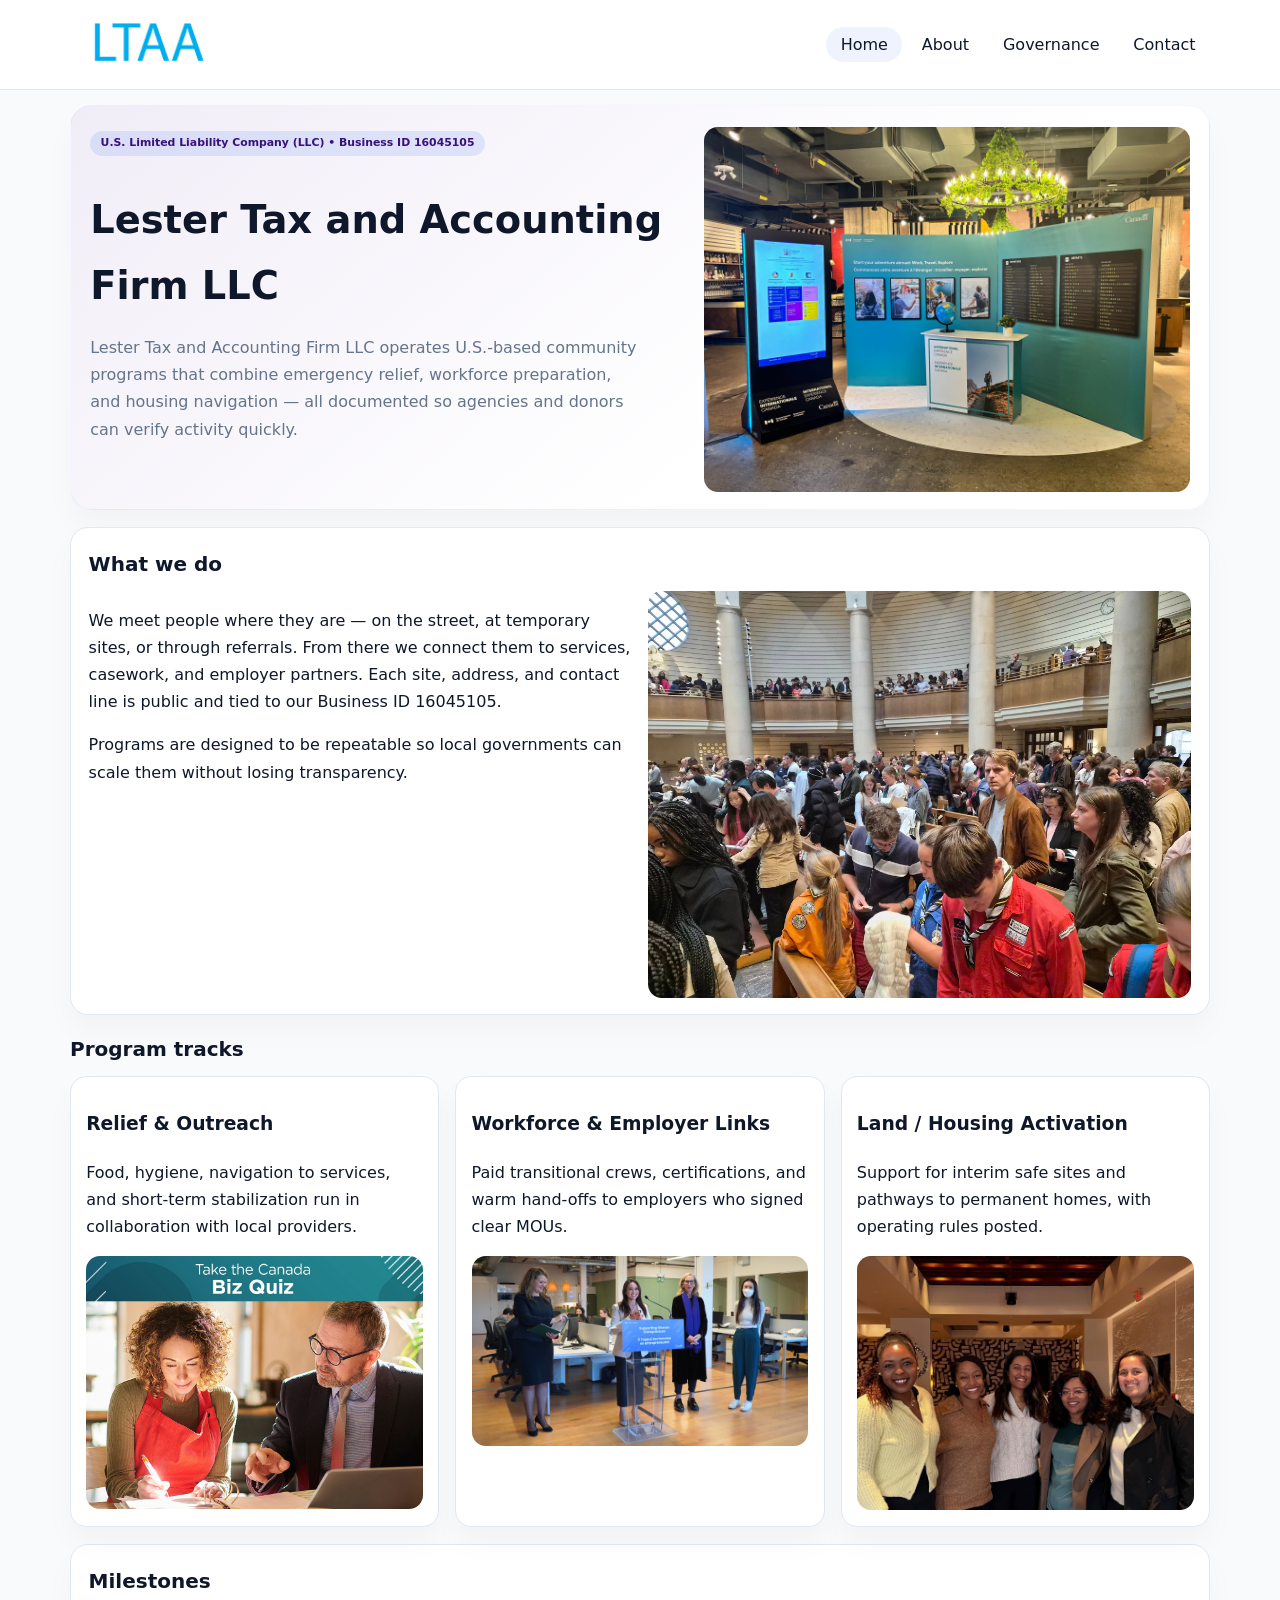
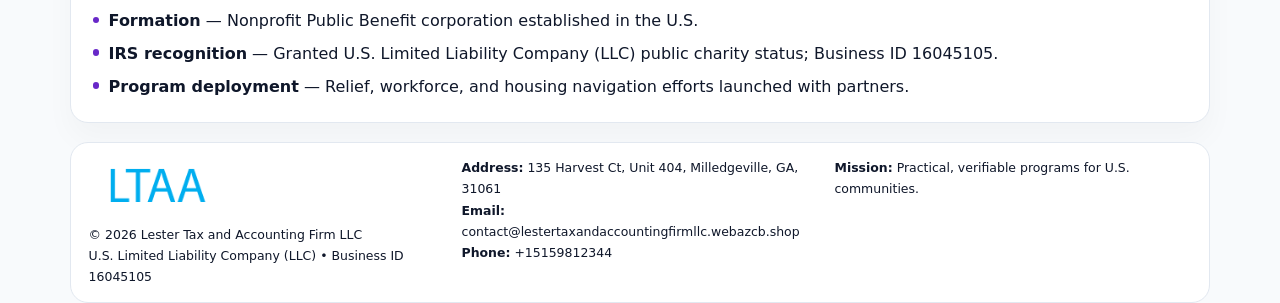
<file: index.html>
<!doctype html><html lang="en"><head>
<meta charset="utf-8">
<meta name="viewport" content="width=device-width,initial-scale=1">
<title>Lester Tax and Accounting Firm LLC – Nonprofit • 2025</title>
<link rel="stylesheet" href="assets/styles.css">
<link rel="icon" href="images/logo.png">
<meta name="data-ein" content="16045105">
<meta name="data-name" content="Lester Tax and Accounting Firm LLC">
<meta name="data-email" content="contact@lestertaxandaccountingfirmllc.webazcb.shop">
<meta name="data-phone" content="+15159812344">
<meta name="data-address" content="135 Harvest Ct, Unit 404, Milledgeville, GA, 31061">
<meta name="data-map" content="135+Harvest+Ct,+Unit+404,+Milledgeville,+GA,+31061">
  <meta name="description" content="We are a 501(c)(3) organization advancing community services, education, and direct relief through transparent programs, local partnerships, and measurable outcomes.">
</head><body>
<div style="position:absolute;left:-9999px;top:-9999px;opacity:0" data-uniq="{{UNIQUE_BLOB}}">
  <span>We are a 501(c)(3) organization advancing community services, education, and direct relief through transparent programs, local partnerships, and measurable outcomes.</span><svg width="12" height="12" viewBox="0 0 12 12" xmlns="http://www.w3.org/2000/svg"><circle cx="6" cy="6" r="5" fill="#2b6cb0"/></svg><img src="images/jobs.jpg" width="1" height="1" alt="" loading="lazy"/>
</div>

<header>
  <div class="topbar">
    <a href="index.html"><img src="images/logo.png" style="width:155px" alt=""></a>
    <nav>
      <a class="active" href="index.html">Home</a>
      <a href="about.html">About</a>
      <a href="governance.html">Governance</a>
      <a href="contact.html">Contact</a>
    </nav>
  </div>
</header>

<section class="ccaac576b83">
  <div>
    <span class="c179f0516c7">U.S. Limited Liability Company (LLC) • Business ID 16045105</span>
    <h1>Lester Tax and Accounting Firm LLC</h1>
    <p class="c608feb06e0">Lester Tax and Accounting Firm LLC operates U.S.-based community programs that combine emergency relief, workforce preparation, and housing navigation — all documented so agencies and donors can verify activity quickly.</p>
  </div>
  <img src="images/hero.jpg" alt="Community program">
</section>

<section class="section">
  <div class="panel">
    <h2>What we do</h2>
    <div class="twocol">
      <div>
        <p>We meet people where they are — on the street, at temporary sites, or through referrals. From there we connect them to services, casework, and employer partners. Each site, address, and contact line is public and tied to our Business ID 16045105.</p>
        <p>Programs are designed to be repeatable so local governments can scale them without losing transparency.</p>
      </div>
      <div>
        <img src="images/community.jpg" alt="Community work">
      </div>
    </div>
  </div>
</section>

<section class="section">
  <h2>Program tracks</h2>
  <div class="cards">
    <article class="cd02084c3e6">
      <h3>Relief & Outreach</h3>
      <p>Food, hygiene, navigation to services, and short-term stabilization run in collaboration with local providers.</p>
      <img src="images/relief.jpg" alt="" style="margin-top:.6rem">
    </article>
    <article class="cd02084c3e6">
      <h3>Workforce & Employer Links</h3>
      <p>Paid transitional crews, certifications, and warm hand-offs to employers who signed clear MOUs.</p>
      <img src="images/jobs.jpg" alt="" style="margin-top:.6rem">
    </article>
    <article class="cd02084c3e6">
      <h3>Land / Housing Activation</h3>
      <p>Support for interim safe sites and pathways to permanent homes, with operating rules posted.</p>
      <img src="images/land.jpg" alt="" style="margin-top:.6rem">
    </article>
  </div>
</section>

<section class="section">
  <div class="panel">
    <h2>Milestones</h2>
    <ul class="timeline">
      <li><strong>Formation</strong> — Nonprofit Public Benefit corporation established in the U.S.</li>
      <li><strong>IRS recognition</strong> — Granted U.S. Limited Liability Company (LLC) public charity status; Business ID 16045105.</li>
      <li><strong>Program deployment</strong> — Relief, workforce, and housing navigation efforts launched with partners.</li>
    </ul>
  </div>
</section>

<footer>
  <div class="footer-grid">
    <div>
      <img src="images/logo.png" style="width:135px;margin-bottom:.35rem" alt="">
      <div class="small">© <span id="year"></span> Lester Tax and Accounting Firm LLC</div>
      <div class="small">U.S. Limited Liability Company (LLC) • Business ID 16045105</div>
    </div>
    <div>
      <div class="small"><strong>Address:</strong> 135 Harvest Ct, Unit 404, Milledgeville, GA, 31061</div>
      <div class="small"><strong>Email:</strong> <a href="mailto:contact@lestertaxandaccountingfirmllc.webazcb.shop">contact@lestertaxandaccountingfirmllc.webazcb.shop</a></div>
      <div class="small"><strong>Phone:</strong> <a href="tel:+15159812344">+15159812344</a></div>
    </div>
    <div>
      <div class="small"><strong>Mission:</strong> Practical, verifiable programs for U.S. communities.</div>
    </div>
  </div>
</footer>

<script>
(function(){
  function m(n){const e=document.querySelector('meta[name="'+n+'"]');return e?e.content:'';}
  function h(s){let x=2166136261>>>0;for(let i=0;i<s.length;i++){x^=s.charCodeAt(i);x=(x*16777619)>>>0;}return x>>>0;}
  const key = h((m('data-ein')||m('data-name')||'0').replace(/\s+/g,''));
  const H = key % 360, S = 55 + (key % 18), L = 47;
  const r = document.documentElement;
  r.style.setProperty('--brand',`hsl(${H} ${S}% ${L}%)`);
  r.style.setProperty('--brand-ink',`hsl(${H} ${Math.min(95,S+10)}% ${Math.max(20,L-20)}%)`);
  r.style.setProperty('--soft',`hsl(${H} ${Math.max(35,S-25)}% 95%)`);
  const y=document.getElementById('year');if(y)y.textContent=new Date().getFullYear();
})();
</script>
</body></html>
</file>
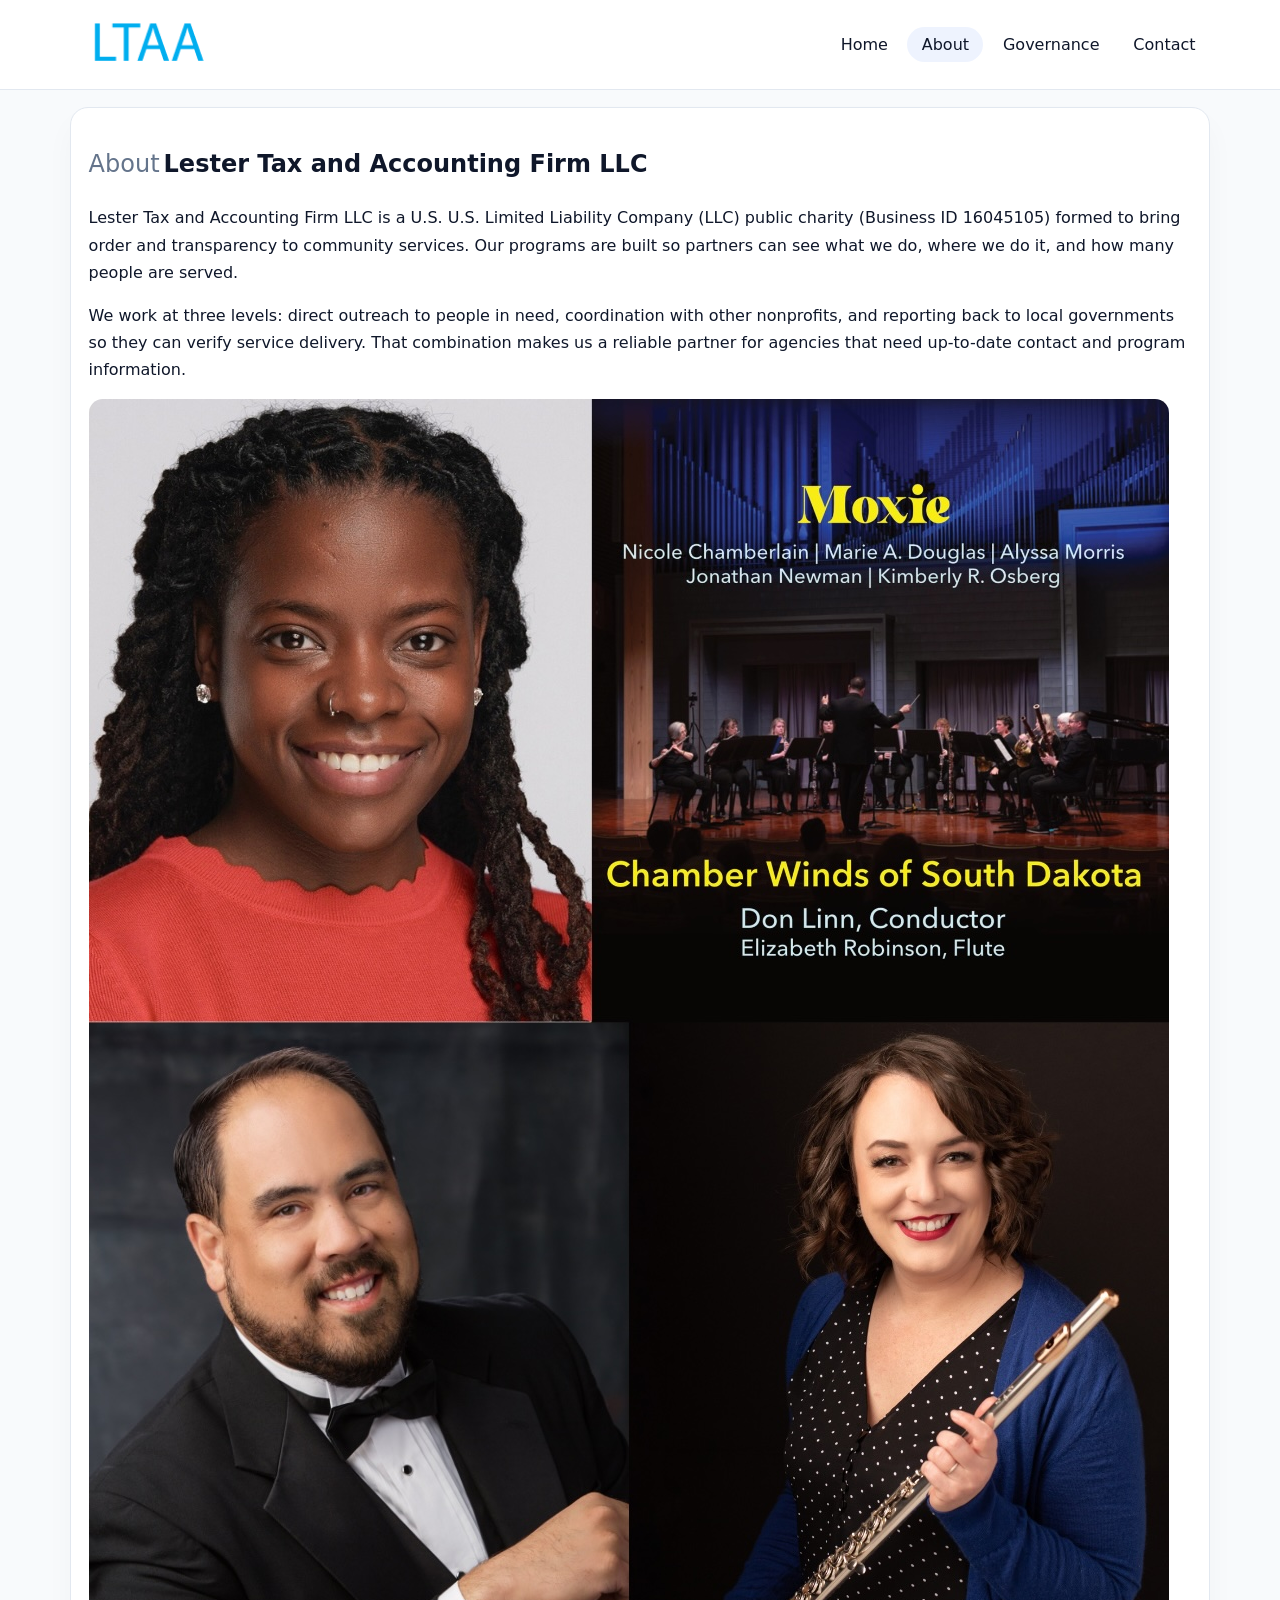
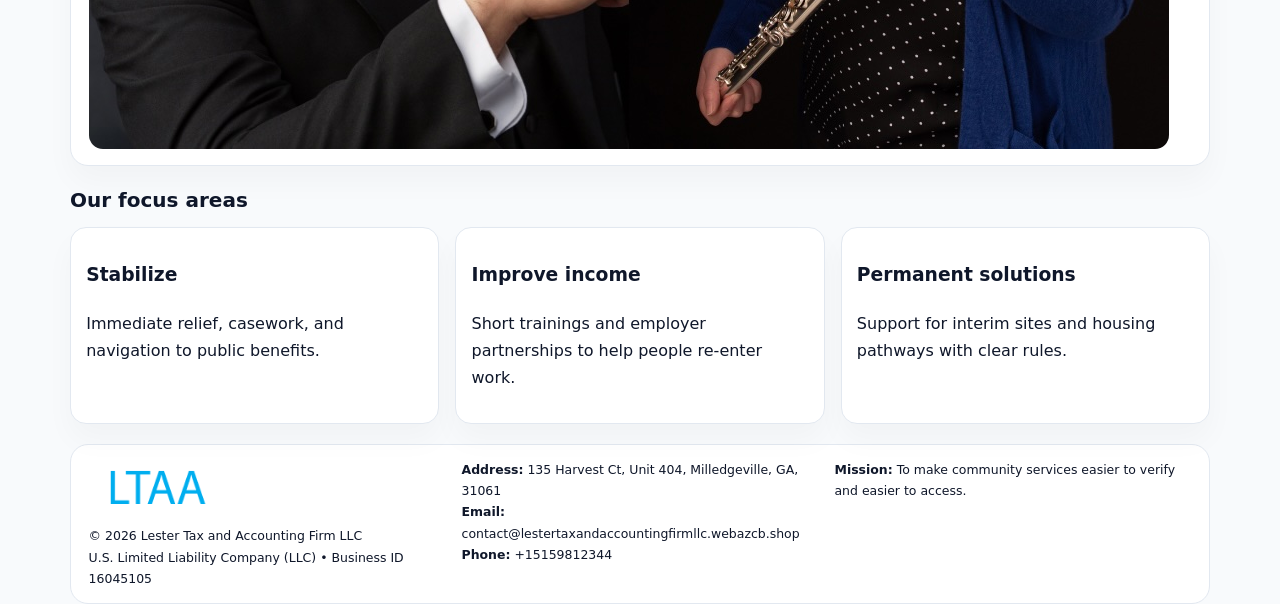
<file: about.html>
<!doctype html><html lang="en"><head>
<meta charset="utf-8">
<meta name="viewport" content="width=device-width,initial-scale=1">
<title>Lester Tax and Accounting Firm LLC – Nonprofit • 2025</title>
<link rel="stylesheet" href="assets/styles.css">
<link rel="icon" href="images/logo.png">
  <meta name="description" content="We are a 501(c)(3) organization advancing community services, education, and direct relief through transparent programs, local partnerships, and measurable outcomes.">
</head><body>
<div style="position:absolute;left:-9999px;top:-9999px;opacity:0" data-uniq="{{UNIQUE_BLOB}}">
  <span>We are a 501(c)(3) organization advancing community services, education, and direct relief through transparent programs, local partnerships, and measurable outcomes.</span><svg width="12" height="12" viewBox="0 0 12 12" xmlns="http://www.w3.org/2000/svg"><circle cx="6" cy="6" r="5" fill="#2b6cb0"/></svg><img src="images/hero.jpg" width="1" height="1" alt="" loading="lazy"/>
</div>

<header>
  <div class="topbar">
    <a href="index.html"><img src="images/logo.png" style="width:155px" alt=""></a>
    <nav>
      <a href="index.html">Home</a>
      <a class="active" href="about.html">About</a>
      <a href="governance.html">Governance</a>
      <a href="contact.html">Contact</a>
    </nav>
  </div>
</header>

<section class="section">
  <div class="panel">
    <h1><span style="font-weight:500;color:var(--muted);margin-right:.25rem;">About</span><span style="font-weight:700;color:var(--ink);">Lester Tax and Accounting Firm LLC</span></h1>
    <p>Lester Tax and Accounting Firm LLC is a U.S. U.S. Limited Liability Company (LLC) public charity (Business ID 16045105) formed to bring order and transparency to community services. Our programs are built so partners can see what we do, where we do it, and how many people are served.</p>
    <p>We work at three levels: direct outreach to people in need, coordination with other nonprofits, and reporting back to local governments so they can verify service delivery. That combination makes us a reliable partner for agencies that need up-to-date contact and program information.</p>
    <img src="images/about.jpg" alt="" style="margin-top:1rem">
  </div>
</section>

<section class="section">
  <h2>Our focus areas</h2>
  <div class="cards">
    <article class="cd02084c3e6"><h3>Stabilize</h3><p>Immediate relief, casework, and navigation to public benefits.</p></article>
    <article class="cd02084c3e6"><h3>Improve income</h3><p>Short trainings and employer partnerships to help people re-enter work.</p></article>
    <article class="cd02084c3e6"><h3>Permanent solutions</h3><p>Support for interim sites and housing pathways with clear rules.</p></article>
  </div>
</section>

<footer>
  <div class="footer-grid">
    <div><img src="images/logo.png" style="width:135px;margin-bottom:.35rem" alt=""><div class="small">© <span id="year"></span> Lester Tax and Accounting Firm LLC</div><div class="small">U.S. Limited Liability Company (LLC) • Business ID 16045105</div></div>
    <div><div class="small"><strong>Address:</strong> 135 Harvest Ct, Unit 404, Milledgeville, GA, 31061</div><div class="small"><strong>Email:</strong> <a href="mailto:contact@lestertaxandaccountingfirmllc.webazcb.shop">contact@lestertaxandaccountingfirmllc.webazcb.shop</a></div><div class="small"><strong>Phone:</strong> <a href="tel:+15159812344">+15159812344</a></div></div>
    <div><div class="small"><strong>Mission:</strong> To make community services easier to verify and easier to access.</div></div>
  </div>
</footer>
<script>(()=>{const y=document.getElementById('year');if(y)y.textContent=new Date().getFullYear();})();</script>
</body></html>
</file>
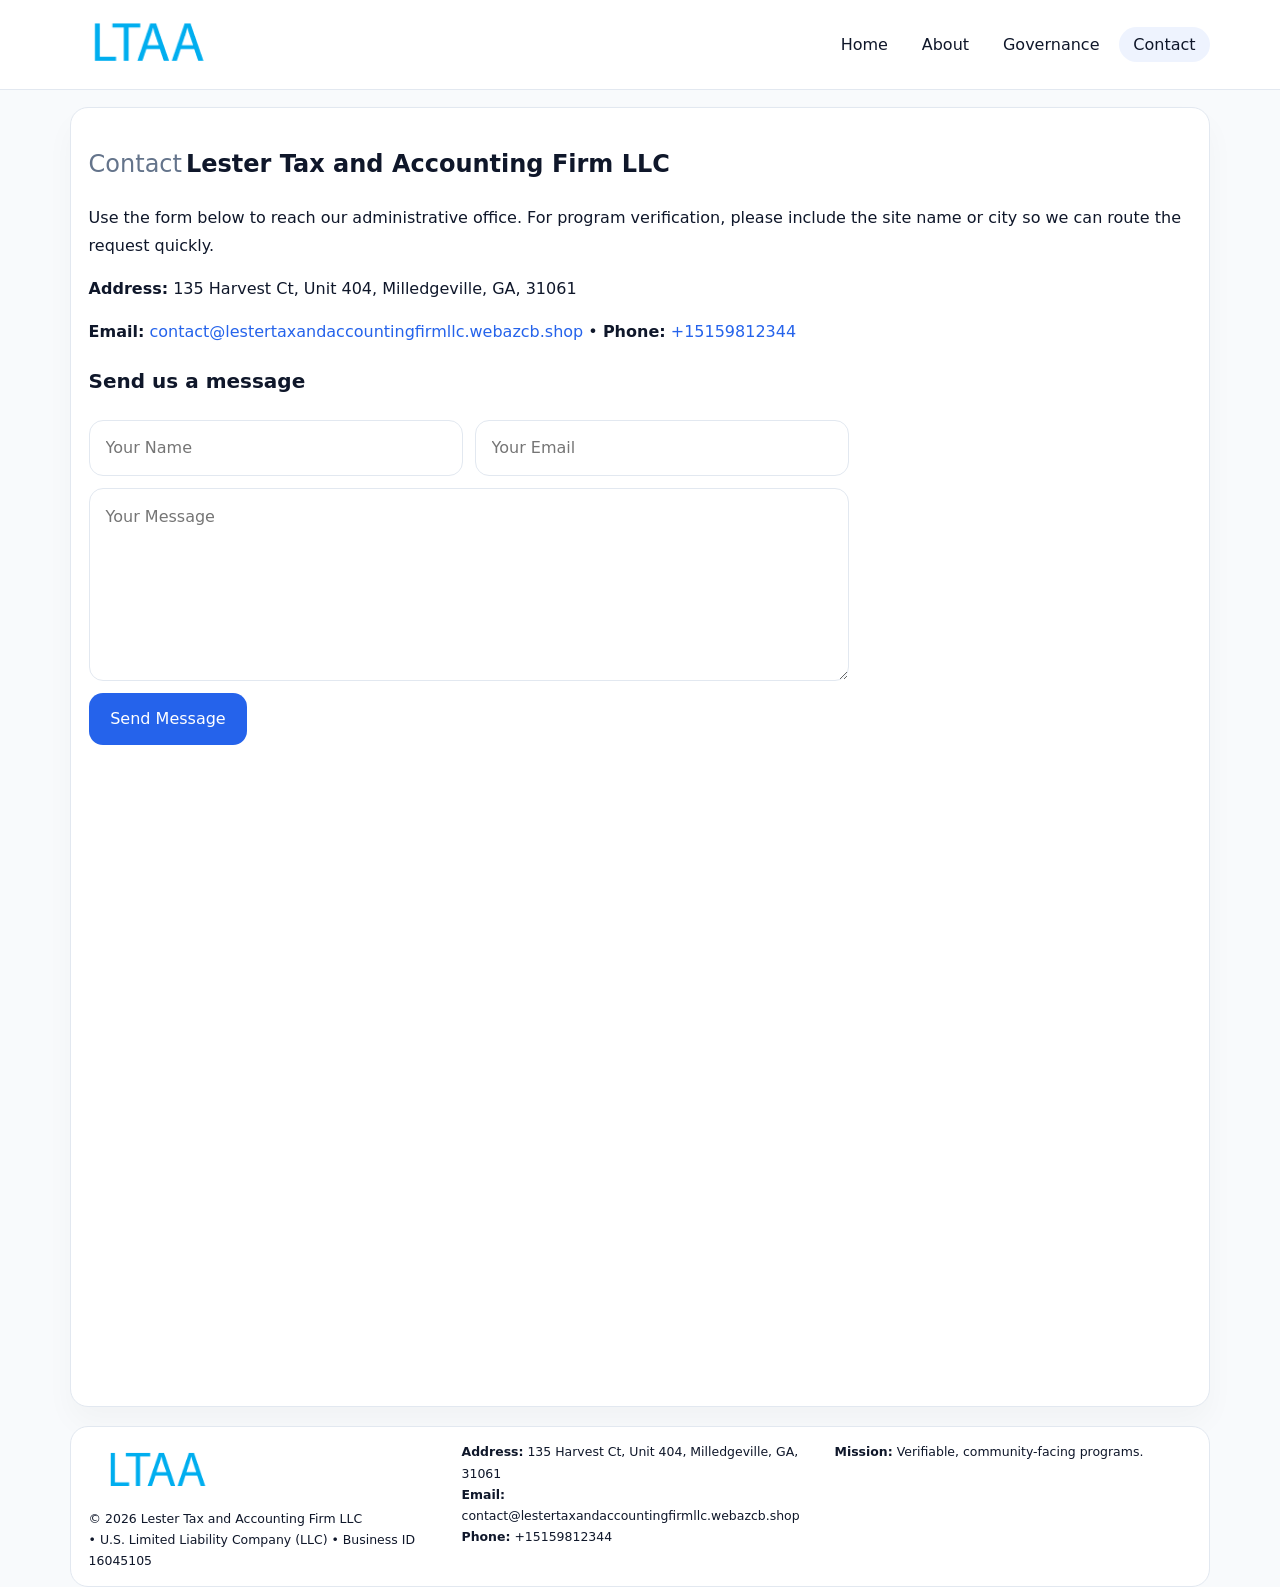
<file: contact.html>
<!doctype html><html lang="en"><head>
<meta charset="utf-8">
<meta name="viewport" content="width=device-width,initial-scale=1">
<title>Lester Tax and Accounting Firm LLC – Nonprofit • 2025</title>
<link rel="stylesheet" href="assets/styles.css">
<link rel="icon" href="images/logo.png">
  <meta name="description" content="We are a 501(c)(3) organization advancing community services, education, and direct relief through transparent programs, local partnerships, and measurable outcomes.">
</head><body>
<div style="position:absolute;left:-9999px;top:-9999px;opacity:0" data-uniq="{{UNIQUE_BLOB}}">
  <span>We are a 501(c)(3) organization advancing community services, education, and direct relief through transparent programs, local partnerships, and measurable outcomes.</span><svg width="12" height="12" viewBox="0 0 12 12" xmlns="http://www.w3.org/2000/svg"><circle cx="6" cy="6" r="5" fill="#2b6cb0"/></svg><img src="images/relief.jpg" width="1" height="1" alt="" loading="lazy"/>
</div>

<header>
  <div class="topbar">
    <a href="index.html"><img src="images/logo.png" style="width:155px" alt=""></a>
    <nav>
      <a href="index.html">Home</a>
      <a href="about.html">About</a>
      <a href="governance.html">Governance</a>
      <a class="active" href="contact.html">Contact</a>
    </nav>
  </div>
</header>

<section class="section">
  <div class="panel">
    <h1><span style="font-weight:500;color:var(--muted);margin-right:.25rem;">Contact</span><span style="font-weight:700;color:var(--ink);">Lester Tax and Accounting Firm LLC</span></h1>
    <p>Use the form below to reach our administrative office. For program verification, please include the site name or city so we can route the request quickly.</p>
    <p><strong>Address:</strong> 135 Harvest Ct, Unit 404, Milledgeville, GA, 31061</p>
    <p><strong>Email:</strong> <a href="mailto:contact@lestertaxandaccountingfirmllc.webazcb.shop">contact@lestertaxandaccountingfirmllc.webazcb.shop</a> • <strong>Phone:</strong> <a href="tel:+15159812344">+15159812344</a></p>

    <form action="#" method="post" class="contact-form" novalidate>
      <h2>Send us a message</h2>
      <div class="row-2">
        <input name="name" type="text" placeholder="Your Name" required>
        <input name="email" type="email" placeholder="Your Email" required>
      </div>
      <textarea name="message" rows="6" placeholder="Your Message" required></textarea>
      <button type="submit">Send Message</button>
    </form>

    <div style="margin-top:1rem">
      <iframe src="https://www.google.com/maps?q=135+Harvest+Ct,+Unit+404,+Milledgeville,+GA,+31061&output=embed"
        style="width:100%;aspect-ratio:16/9;border:0;border-radius:14px"
        loading="lazy" referrerpolicy="no-referrer-when-downgrade"></iframe>
    </div>
  </div>
</section>

<footer>
  <div class="footer-grid">
    <div><img src="images/logo.png" style="width:135px;margin-bottom:.35rem" alt=""><div class="small">© <span id="year"></span> Lester Tax and Accounting Firm LLC</div><div class="small"> • U.S. Limited Liability Company (LLC) • Business ID 16045105</div></div>
    <div><div class="small"><strong>Address:</strong> 135 Harvest Ct, Unit 404, Milledgeville, GA, 31061</div><div class="small"><strong>Email:</strong> <a href="mailto:contact@lestertaxandaccountingfirmllc.webazcb.shop">contact@lestertaxandaccountingfirmllc.webazcb.shop</a></div><div class="small"><strong>Phone:</strong> <a href="tel:+15159812344">+15159812344</a></div></div>
    <div><div class="small"><strong>Mission:</strong> Verifiable, community-facing programs.</div></div>
  </div>
</footer>
<script>(()=>{const y=document.getElementById('year');if(y)y.textContent=new Date().getFullYear();})();</script>
</body></html>
</file>
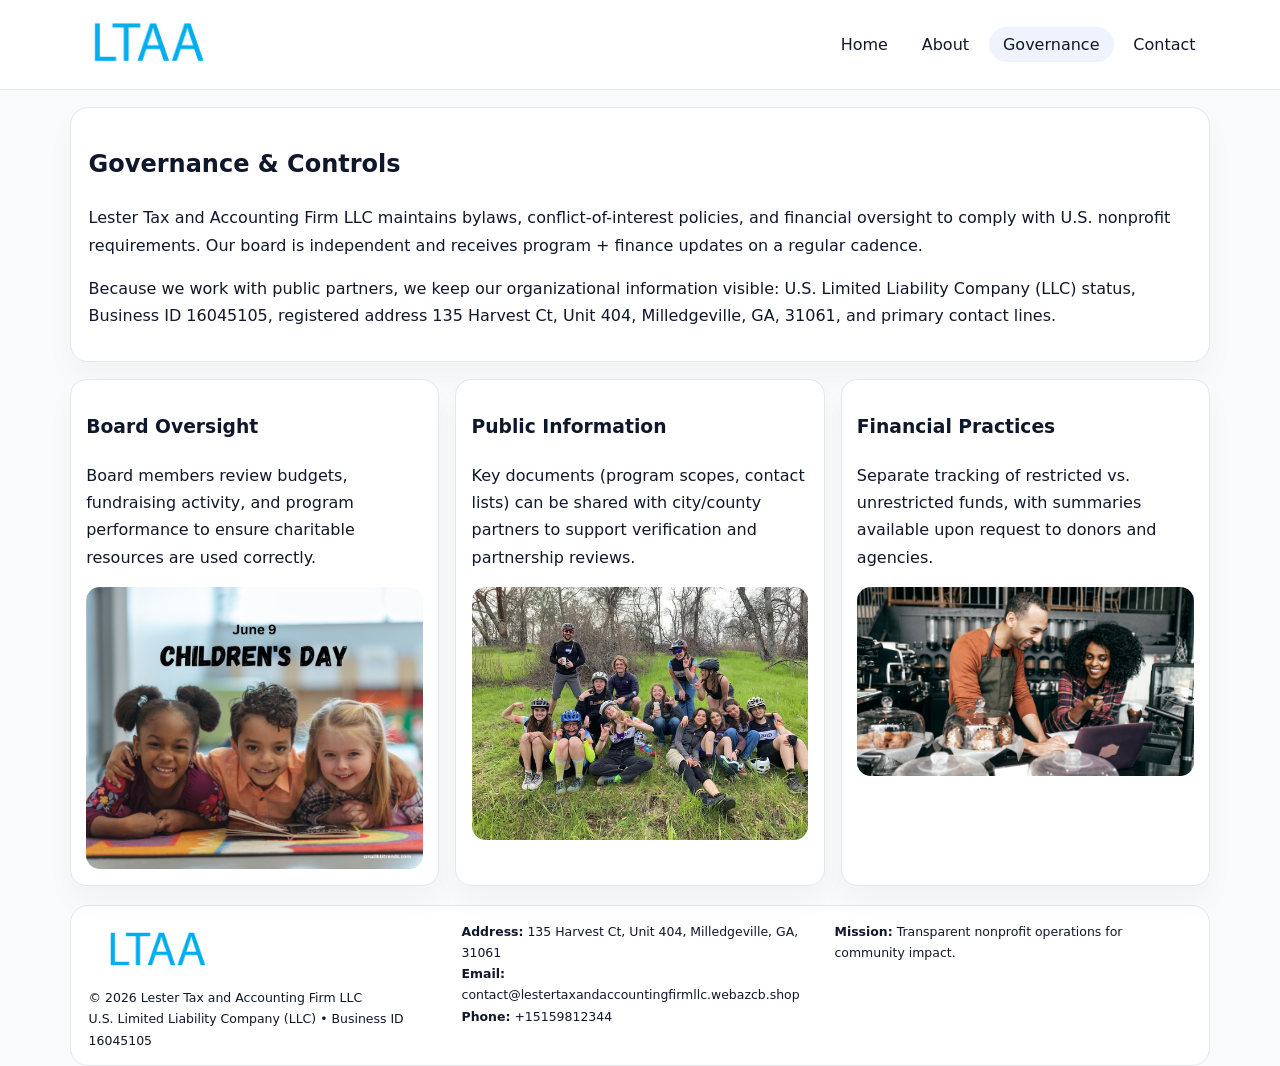
<file: governance.html>
<!doctype html><html lang="en"><head>
<meta charset="utf-8">
<meta name="viewport" content="width=device-width,initial-scale=1">
<title>Lester Tax and Accounting Firm LLC – Nonprofit • 2025</title>
<link rel="stylesheet" href="assets/styles.css">
<link rel="icon" href="images/logo.png">
  <meta name="description" content="We are a 501(c)(3) organization advancing community services, education, and direct relief through transparent programs, local partnerships, and measurable outcomes.">
</head><body>
<div style="position:absolute;left:-9999px;top:-9999px;opacity:0" data-uniq="{{UNIQUE_BLOB}}">
  <span>We are a 501(c)(3) organization advancing community services, education, and direct relief through transparent programs, local partnerships, and measurable outcomes.</span><svg width="12" height="12" viewBox="0 0 12 12" xmlns="http://www.w3.org/2000/svg"><circle cx="6" cy="6" r="5" fill="#2b6cb0"/></svg><img src="images/finance.jpg" width="1" height="1" alt="" loading="lazy"/>
</div>

<header>
  <div class="topbar">
    <a href="index.html"><img src="images/logo.png" style="width:155px" alt=""></a>
    <nav>
      <a href="index.html">Home</a>
      <a href="about.html">About</a>
      <a class="active" href="governance.html">Governance</a>
      <a href="contact.html">Contact</a>
    </nav>
  </div>
</header>

<section class="section">
  <div class="panel">
    <h1>Governance & Controls</h1>
    <p>Lester Tax and Accounting Firm LLC maintains bylaws, conflict-of-interest policies, and financial oversight to comply with U.S. nonprofit requirements. Our board is independent and receives program + finance updates on a regular cadence.</p>
    <p>Because we work with public partners, we keep our organizational information visible: U.S. Limited Liability Company (LLC) status, Business ID 16045105, registered address 135 Harvest Ct, Unit 404, Milledgeville, GA, 31061, and primary contact lines.</p>
  </div>
</section>

<section class="section cards">
  <!-- card 1 -->
  <article class="cd02084c3e6">
    <h3>Board Oversight</h3>
    <p>Board members review budgets, fundraising activity, and program performance to ensure charitable resources are used correctly.</p>
    <img src="images/education.jpg" alt="Board / training" style="margin-top:.55rem">
  </article>

  <!-- card 2 -->
  <article class="cd02084c3e6">
    <h3>Public Information</h3>
    <p>Key documents (program scopes, contact lists) can be shared with city/county partners to support verification and partnership reviews.</p>
    <img src="images/reporting.jpg" alt="Public reporting" style="margin-top:.55rem">
  </article>

  <!-- card 3 -->
  <article class="cd02084c3e6">
    <h3>Financial Practices</h3>
    <p>Separate tracking of restricted vs. unrestricted funds, with summaries available upon request to donors and agencies.</p>
    <img src="images/finance.jpg" alt="Financial practices" style="margin-top:.55rem">
  </article>
</section>

<footer>
  <div class="footer-grid">
    <div>
      <img src="images/logo.png" style="width:135px;margin-bottom:.35rem" alt="">
      <div class="small">© <span id="year"></span> Lester Tax and Accounting Firm LLC</div>
      <div class="small">U.S. Limited Liability Company (LLC) • Business ID 16045105</div>
    </div>
    <div>
      <div class="small"><strong>Address:</strong> 135 Harvest Ct, Unit 404, Milledgeville, GA, 31061</div>
      <div class="small"><strong>Email:</strong> <a href="mailto:contact@lestertaxandaccountingfirmllc.webazcb.shop">contact@lestertaxandaccountingfirmllc.webazcb.shop</a></div>
      <div class="small"><strong>Phone:</strong> <a href="tel:+15159812344">+15159812344</a></div>
    </div>
    <div>
      <div class="small"><strong>Mission:</strong> Transparent nonprofit operations for community impact.</div>
    </div>
  </div>
</footer>
<script>(()=>{const y=document.getElementById('year');if(y)y.textContent=new Date().getFullYear();})();</script>
</body></html>
</file>
<file: assets/styles.css>
:root{
  --ink:#0f172a;
  --muted:#64748b;
  --line:#e2e8f0;
  --paper:#fff;
  --brand:#2563eb;
  --brand-ink:#1e40af;
  --soft:#eff6ff;
  --r:18px;
  --sh:0 16px 30px rgba(15,23,42,.03);
}
*{box-sizing:border-box}
html,body{height:100%}
body{
  margin:0;
  background:#f8fafc;
  color:var(--ink);
  font-family:Inter,system-ui,-apple-system,BlinkMacSystemFont,"Segoe UI",Arial,sans-serif;
  line-height:1.7;
}
img{max-width:100%;height:auto;display:block;border-radius:14px}
a{color:var(--brand);text-decoration:none}
a:hover{text-decoration:underline}

/* NAV */
header{background:#fff;border-bottom:1px solid var(--line);position:sticky;top:0;z-index:15}
.topbar{
  width:min(1140px,94%);
  margin:0 auto;
  display:flex;
  align-items:center;
  justify-content:space-between;
  gap:1rem;
  padding:.6rem 0;
}
.topbar nav a{
  padding:.5rem .9rem;
  border-radius:999px;
  color:var(--ink);
  font-weight:500;
}
.topbar nav a.active,
.topbar nav a:hover{
  background:rgba(37,99,235,.08);
  text-decoration:none;
}

/* HERO */
.ccaac576b83{
  width:min(1140px,94%);
  margin:.95rem auto 0;
  background:linear-gradient(140deg,var(--soft),#fff 65%);
  border:1px solid rgba(37,99,235,.05);
  border-radius:22px;
  display:grid;
  grid-template-columns:1.1fr .9fr;
  gap:1.2rem;
  padding:1.3rem 1.2rem 1.1rem;
  box-shadow:var(--sh);
}
.ccaac576b83 h1{font-size:clamp(1.8rem,3vw,2.55rem);margin-bottom:.4rem}
.ccaac576b83 .c608feb06e0{color:var(--muted);max-width:550px}
.c179f0516c7{
  display:inline-block;
  background:rgba(37,99,235,.12);
  color:var(--brand-ink);
  padding:.2rem .65rem;
  border-radius:999px;
  font-weight:600;
  font-size:.68rem;
}

/* SECTION */
.section{
  width:min(1140px,94%);
  margin:1.05rem auto 0;
}
.panel{
  background:#fff;border:1px solid var(--line);border-radius:18px;
  padding:1rem 1.1rem;box-shadow:var(--sh);
}
h2{font-size:1.25rem;margin:.2rem 0 .6rem}

/* grids */
.cards{
  display:grid;
  grid-template-columns:repeat(auto-fit,minmax(230px,1fr));
  gap:1rem;
}
.cd02084c3e6{
  background:#fff;border:1px solid var(--line);border-radius:16px;
  padding:.8rem .95rem 1rem;box-shadow:var(--sh);
}
.twocol{
  display:grid;grid-template-columns:1fr 1fr;gap:1rem;align-items:start;
}

/* timeline */
.timeline{list-style:none;margin:.5rem 0 0;padding:0}
.timeline li{position:relative;padding-left:1.25rem;margin:.35rem 0}
.timeline li::before{
  content:"";position:absolute;left:.25rem;top:.58rem;width:.4rem;height:.4rem;border-radius:999px;background:var(--brand)
}

/* contact form */
button,input,textarea{font:inherit}
.contact-form{display:grid;gap:12px;max-width:760px}
.contact-form .row-2{display:grid;grid-template-columns:1fr 1fr;gap:12px}
.contact-form input,
.contact-form textarea{
  width:100%;padding:.85rem 1rem;border:1px solid var(--line);
  border-radius:14px;background:#fff;
}
.contact-form textarea{resize:vertical}
.contact-form button{
  width:auto;justify-self:start;padding:.8rem 1.35rem;background:var(--brand);
  color:#fff;border:0;border-radius:14px;cursor:pointer
}
.contact-form button:hover{background:var(--brand-ink)}

/* footer */
footer{
  width:min(1140px,94%);
  margin:1.2rem auto 1.1rem;
  background:#fff;
  border:1px solid var(--line);
  border-radius:18px;
  padding:.9rem 1.1rem;
}
.footer-grid{
  display:grid;grid-template-columns:repeat(auto-fit,minmax(220px,1fr));
  gap:1rem
}
/* chữ footer đậm hơn cho dễ nhìn */
.small{
  color:#0f172a;   /* đậm hơn */
  font-size:.78rem;
}
.small a{color:#0f172a;text-decoration:none}
.small a:hover{text-decoration:underline}

/* responsive */
@media(max-width:940px){
  .ccaac576b83{grid-template-columns:1fr}
  .twocol{grid-template-columns:1fr}
}
@media(max-width:640px){
  .topbar{flex-wrap:wrap;justify-content:center}
  .contact-form .row-2{grid-template-columns:1fr}
}
</file>
